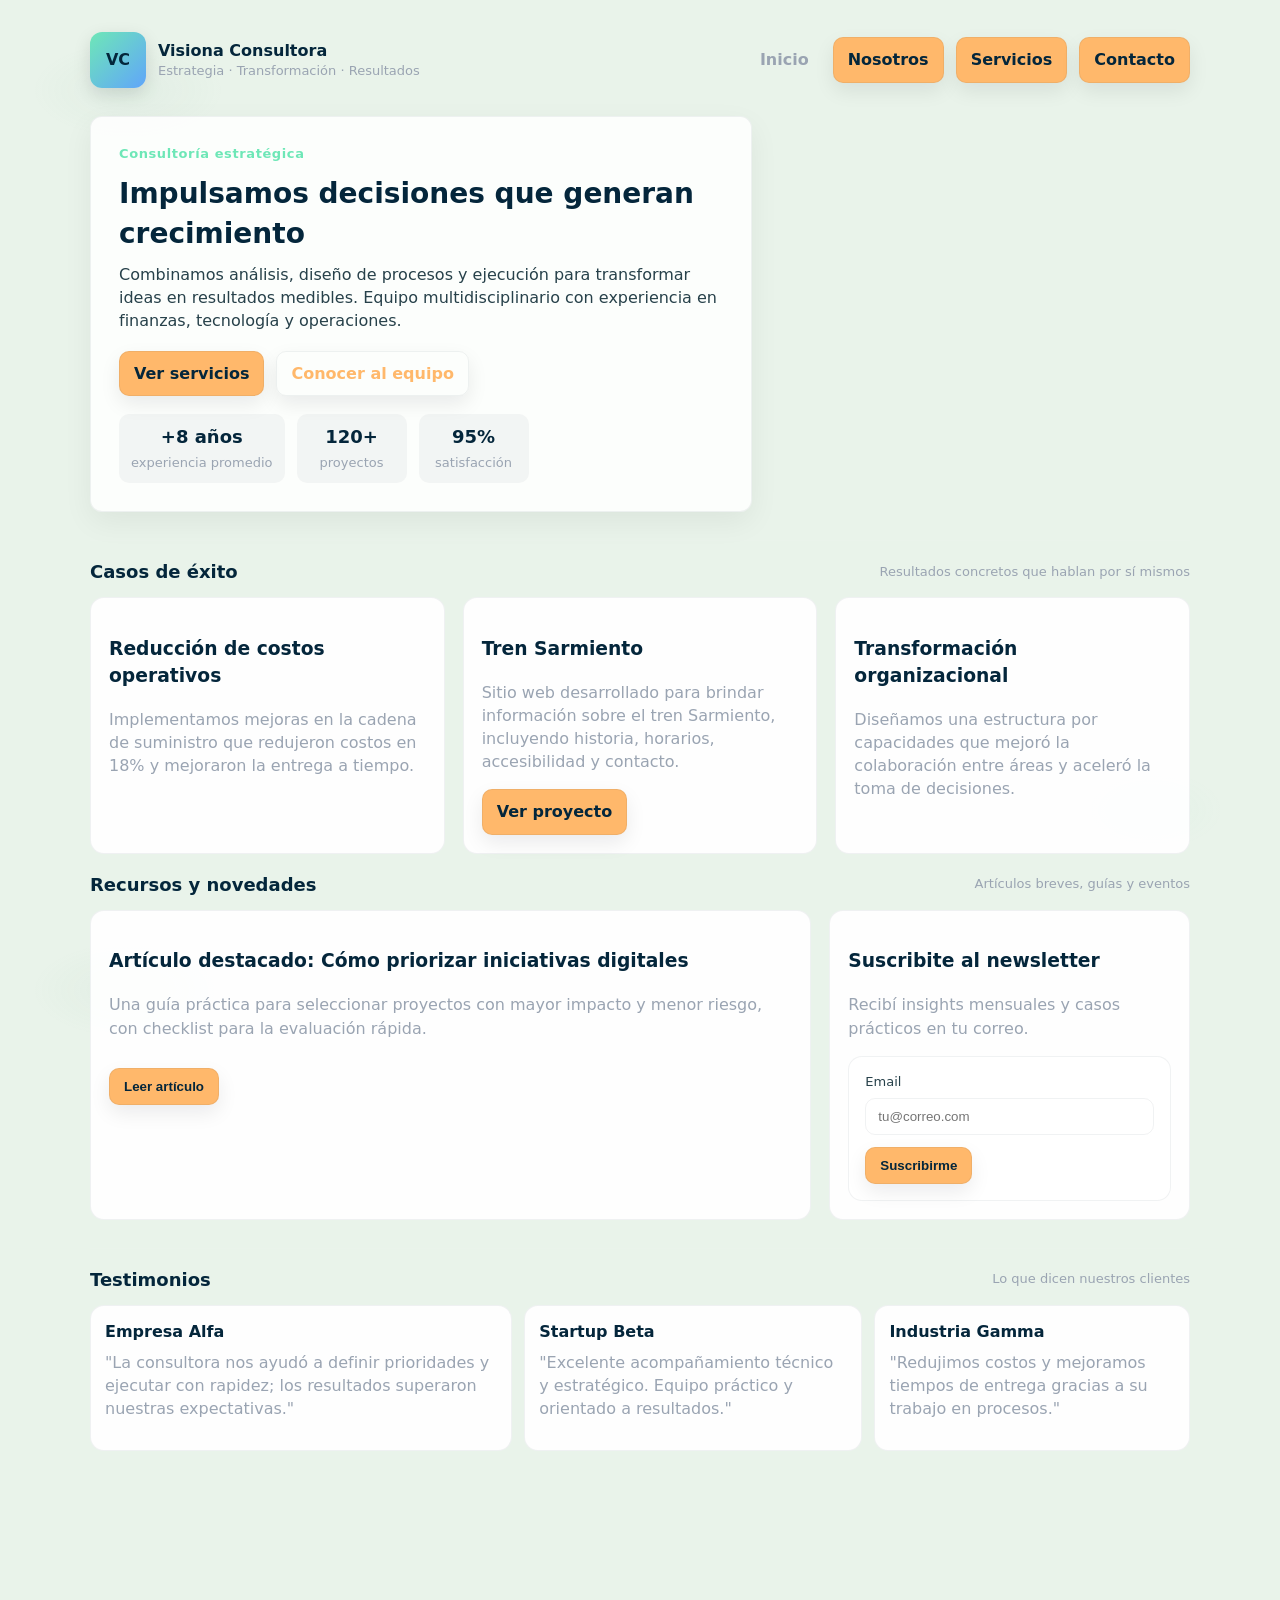
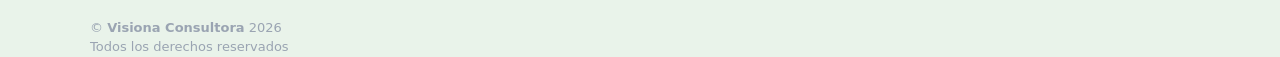
<file: index.html>
<!doctype html>
<html lang="es">
<head>
  <meta charset="utf-8" />
  <meta name="viewport" content="width=device-width,initial-scale=1" />
  <title>Visiona Consultora — Inicio</title>
  <link rel="stylesheet" href="styles.css">
</head>
<body>
  <div class="container" role="main">
    <header>
      <a class="brand" href="index.html" aria-label="Inicio">
        <div class="logo" aria-hidden="true">VC</div>
        <div>
          <div style="font-weight:800">Visiona Consultora</div>
          <div style="font-size:13px;color:var(--muted)">Estrategia · Transformación · Resultados</div>
        </div>
      </a>

      <nav aria-label="Navegación principal">
        <a href="index.html class="cta">Inicio</a> 
        <a href="nosotros.html" class="cta">Nosotros</a>
        <a href="servicios.html"class="cta">Servicios</a>
        <a href="contacto.html" class="cta">Contacto</a>
      </nav>
    </header>

    <section class="hero" aria-labelledby="titulo-inicio">
      <div class="hero-card">
        <div class="kicker">Consultoría estratégica</div>
        <h1 id="titulo-inicio">Impulsamos decisiones que generan crecimiento</h1>
        <p class="lead">Combinamos análisis, diseño de procesos y ejecución para transformar ideas en resultados medibles. Equipo multidisciplinario con experiencia en finanzas, tecnología y operaciones.</p>

        <div class="hero-actions">
          <a class="btn" href="servicios.html">Ver servicios</a>
          <a class="btn secondary" href="nosotros.html">Conocer al equipo</a>
        </div>

        <div class="stats" aria-hidden="true">
          <div class="stat"><strong>+8 años</strong><span style="color:var(--muted);font-size:13px">experiencia promedio</span></div>
          <div class="stat"><strong>120+</strong><span style="color:var(--muted);font-size:13px">proyectos</span></div>
          <div class="stat"><strong>95%</strong><span style="color:var(--muted);font-size:13px">satisfacción</span></div>
        </div>
      </div>
    </section>

    <hr style="border:none;height:1px;background:rgba(255,255,255,0.03);margin:18px 0">

    <section aria-labelledby="titulo-casos" style="margin-bottom:18px">
      <div class="section-title">
        <h2 id="titulo-casos">Casos de éxito</h2>
        <div style="color:var(--muted);font-size:13px">Resultados concretos que hablan por sí mismos</div>
      </div>

      <div class="grid" style="grid-template-columns:repeat(3,1fr);gap:18px">
        <article class="contact-card" aria-labelledby="caso-1">
          <h3 id="caso-1">Reducción de costos operativos</h3>
          <p style="color:var(--muted);margin-top:8px">Implementamos mejoras en la cadena de suministro que redujeron costos en 18% y mejoraron la entrega a tiempo.</p>
        </article>

        <article class="contact-card" aria-labelledby="caso-2">

    

    <h3 id="caso-2">
        Tren Sarmiento
    </h3>

    <p style="color:var(--muted);margin-top:8px">

        Sitio web desarrollado para brindar información sobre
        el tren Sarmiento, incluyendo
        historia, horarios, accesibilidad y contacto.

    </p>

    <a href="https://joaquinhaedo.github.io/trabajoGrupalDIDW/"
       class="btn"
       target="_blank">

        Ver proyecto

    </a>

</article>

        <article class="contact-card" aria-labelledby="caso-3">
          <h3 id="caso-3">Transformación organizacional</h3>
          <p style="color:var(--muted);margin-top:8px">Diseñamos una estructura por capacidades que mejoró la colaboración entre áreas y aceleró la toma de decisiones.</p>
        </article>
      </div>
    </section>

    <section aria-labelledby="titulo-recursos" style="margin-bottom:28px">
      <div class="section-title">
        <h2 id="titulo-recursos">Recursos y novedades</h2>
        <div style="color:var(--muted);font-size:13px">Artículos breves, guías y eventos</div>
      </div>

      <div class="grid" style="grid-template-columns:2fr 1fr;gap:18px">
        <div class="contact-card">
          <h3>Artículo destacado: Cómo priorizar iniciativas digitales</h3>
          <p style="color:var(--muted);margin-top:8px">Una guía práctica para seleccionar proyectos con mayor impacto y menor riesgo, con checklist para la evaluación rápida.</p>
          <button class="btn" type="button" disabled style="margin-top:12px;display:inline-block">Leer artículo</button>
        </div>

        <aside class="contact-card" aria-labelledby="newsletter">
          <h3 id="newsletter">Suscribite al newsletter</h3>
          <p style="color:var(--muted);margin-top:8px">Recibí insights mensuales y casos prácticos en tu correo.</p>
          <form style="margin-top:12px" aria-label="Formulario de suscripción" onsubmit="return false;">
            <label for="email-news" class="text-muted">Email</label>
            <input id="email-news" type="email" name="email" placeholder="tu@correo.com" disabled>
            <button class="btn" type="button" disabled>Suscribirme</button>
          </form>
        </aside>
      </div>
    </section>

    <hr style="border:none;height:1px;background:rgba(255,255,255,0.03);margin:18px 0">

    <section aria-labelledby="titulo-testimonios">
      <div class="section-title">
        <h2 id="titulo-testimonios">Testimonios</h2>
        <div style="color:var(--muted);font-size:13px">Lo que dicen nuestros clientes</div>
      </div>

      <div class="testimonials" role="list">
        <div class="testimonial" role="listitem">
          <strong>Empresa Alfa</strong>
          <p style="margin-top:8px;color:var(--muted)">"La consultora nos ayudó a definir prioridades y ejecutar con rapidez; los resultados superaron nuestras expectativas."</p>
        </div>
        <div class="testimonial" role="listitem">
          <strong>Startup Beta</strong>
          <p style="margin-top:8px;color:var(--muted)">"Excelente acompañamiento técnico y estratégico. Equipo práctico y orientado a resultados."</p>
        </div>
        <div class="testimonial" role="listitem">
          <strong>Industria Gamma</strong>
          <p style="margin-top:8px;color:var(--muted)">"Redujimos costos y mejoramos tiempos de entrega gracias a su trabajo en procesos."</p>
        </div>
      </div>
    </section>

    <!-- Sección vacía adicional: doble altura del pie de página -->
    <div class="spacer" aria-hidden="true" style="height: calc(var(--footer-height) * 2);"></div>

    <footer class="site-footer" role="contentinfo">
      <div class="container">
        <div class="left">© <strong>Visiona Consultora</strong> <span style="color:var(--muted)">2026</span></div>
        <div class="right" style="color:var(--muted)">Todos los derechos reservados</div>
      </div>
    </footer>
  </div>
</body>
</html>
</file>
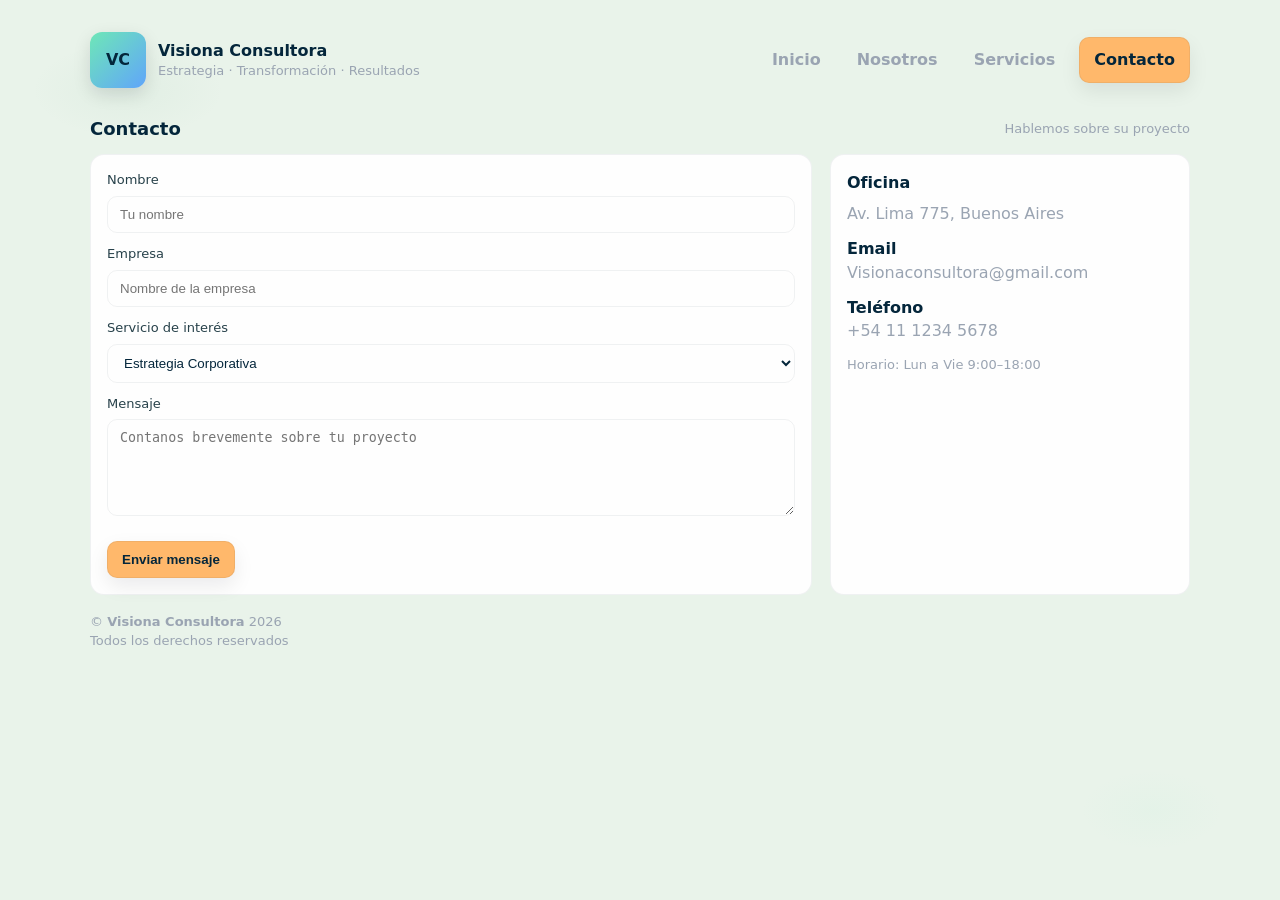
<file: contacto.html>
<!doctype html>
<html lang="es">
<head>
  <meta charset="utf-8" />
  <meta name="viewport" content="width=device-width,initial-scale=1" />
  <title>Visiona Consultora — Contacto</title>
  <link rel="stylesheet" href="styles.css">
</head>
<body>
  <div class="container" role="main">
    <header>
      <a class="brand" href="index.html" aria-label="Inicio">
        <div class="logo" aria-hidden="true">VC</div>
        <div>
          <div style="font-weight:800">Visiona Consultora</div>
          <div style="font-size:13px;color:var(--muted)">Estrategia · Transformación · Resultados</div>
        </div>
      </a>

      <nav aria-label="Navegación principal">
        <a href="index.html">Inicio</a>
        <a href="nosotros.html">Nosotros</a>
        <a href="servicios.html">Servicios</a>
        <a href="contacto.html" class="cta">Contacto</a>
      </nav>
    </header>

    <section id="contacto" aria-labelledby="titulo-contacto">
      <div class="section-title">
        <h2 id="titulo-contacto">Contacto</h2>
        <div style="color:var(--muted);font-size:13px">Hablemos sobre su proyecto</div>
      </div>

      <div class="grid contact-grid">
        <form aria-label="Formulario de contacto" onsubmit="event.preventDefault(); alert('Formulario simulado: enviar a hola@consultoraaurea.com');">
          <label for="nombre">Nombre</label>
          <input id="nombre" name="nombre" type="text" placeholder="Tu nombre" required>

          <label for="empresa">Empresa</label>
          <input id="empresa" name="empresa" type="text" placeholder="Nombre de la empresa">

          <label for="servicio">Servicio de interés</label>
          <select id="servicio" name="servicio">
            <option>Estrategia Corporativa</option>
            <option>Transformación Digital</option>
            <option>Optimización Operativa</option>
            <option>Análisis Financiero</option>
            <option>Diseño de Experiencia</option>
            <option>Capacitación y Coaching</option>
          </select>

          <label for="mensaje">Mensaje</label>
          <textarea id="mensaje" name="mensaje" rows="5" placeholder="Contanos brevemente sobre tu proyecto" required></textarea>

          <button class="btn" type="submit" style="margin-top:6px">Enviar mensaje</button>
        </form>

        <aside class="map" aria-label="Información de contacto">
          <strong>Oficina</strong>
          <div style="margin-top:8px;color:var(--muted)">Av. Lima 775, Buenos Aires</div>
          <div style="margin-top:12px"><strong>Email</strong><div style="color:var(--muted)">Visionaconsultora@gmail.com</div></div>
          <div style="margin-top:12px"><strong>Teléfono</strong><div style="color:var(--muted)">+54 11 1234 5678</div></div>
          <div style="margin-top:14px;color:var(--muted);font-size:13px">Horario: Lun a Vie 9:00–18:00</div>
        </aside>
      </div>
    </section>

    <footer class="site-footer" role="contentinfo">
  <div class="container">
    <div class="left">© <strong>Visiona Consultora</strong> <span style="color:var(--muted)">2026</span></div>
    <div class="right" style="color:var(--muted)">Todos los derechos reservados</div>
  </div>
</footer>

  </div>
</body>
</html>
</file>
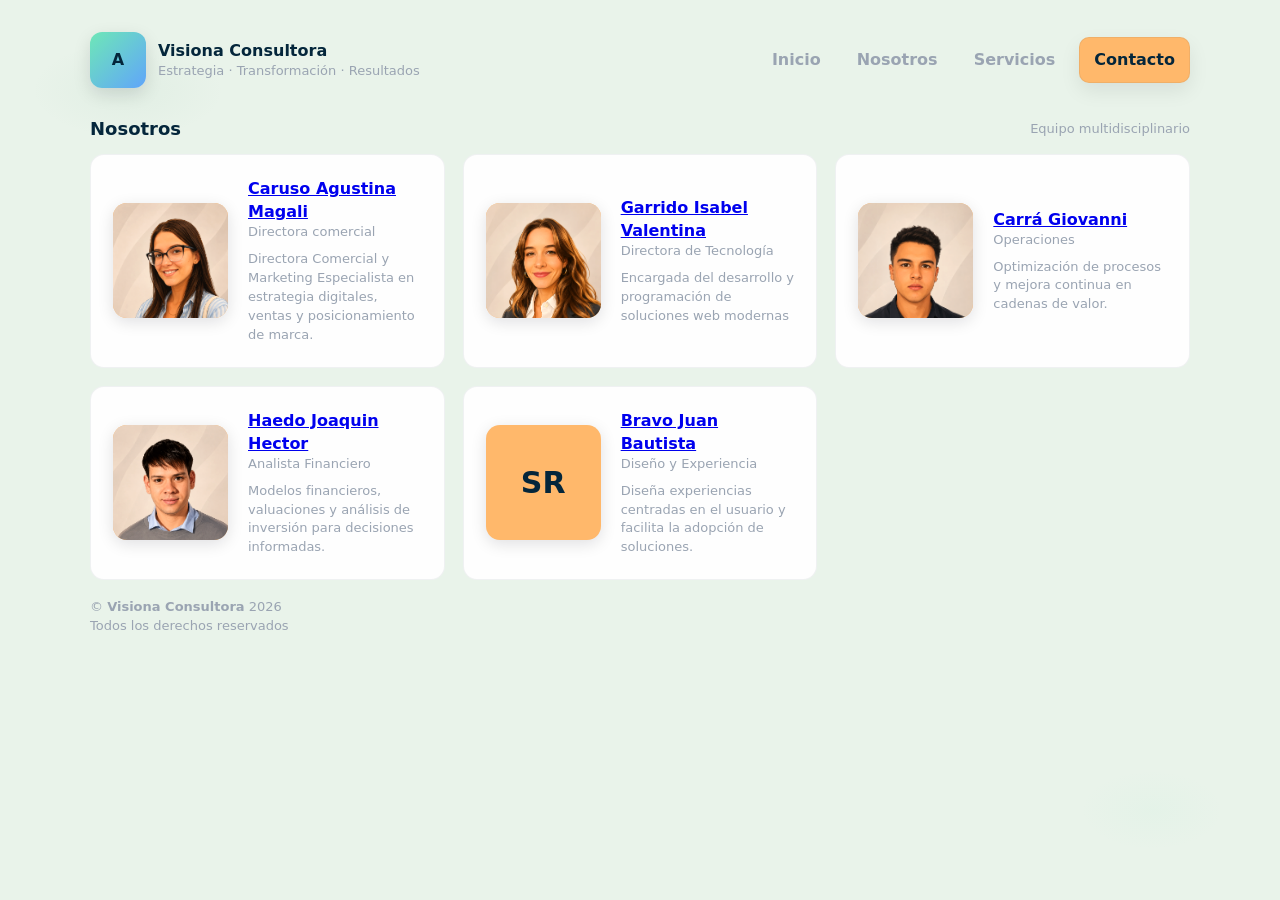
<file: nosotros.html>
<!doctype html>
<html lang="es">
<head>
  <meta charset="utf-8" />
  <meta name="viewport" content="width=device-width,initial-scale=1" />
  <title>Visiona Consultora — Nosotros</title>
  <link rel="stylesheet" href="styles.css">
</head>
<body>
  <div class="container" role="main">
    <header>
      <a class="brand" href="index.html" aria-label="Inicio">
        <div class="logo" aria-hidden="true">A</div>
        <div>
          <div style="font-weight:800">Visiona Consultora</div>
          <div style="font-size:13px;color:var(--muted)">Estrategia · Transformación · Resultados</div>
        </div>
      </a>

      <nav aria-label="Navegación principal">
        <a href="index.html">Inicio</a>
        <a href="nosotros.html">Nosotros</a>
        <a href="servicios.html">Servicios</a>
        <a href="contacto.html" class="cta">Contacto</a>
      </nav>
    </header>

    <section id="nosotros" aria-labelledby="titulo-nosotros">
      <div class="section-title">
        <h2 id="titulo-nosotros">Nosotros</h2>
        <div style="color:var(--muted);font-size:13px">Equipo multidisciplinario</div>
      </div>

      <div class="grid team-grid" role="list">
        <article class="member" role="listitem" aria-label="Caruso Agustina Magali, Directora comercial y marketing">
          <div class="avatar">
            <img src="img/Agustina caruso.png" alt="Foto de Agustina Caruso">
          </div>
          <div>
            <h3>
              <a href="https://agcaruso.github.io/proyecto1jueves/" target="_blank">
                Caruso Agustina Magali
                </a>
            </h3>
              </a>
            <div style="font-size:13px;color:var(--muted)">Directora comercial </div>
            <p style="margin-top:8px;color:var(--muted);font-size:13px"> Directora Comercial y Marketing Especialista en estrategia digitales, ventas y posicionamiento de marca.</p>
          </div>
        </article>

        <article class="member" role="listitem" aria-label="Garrido Isabel Valentina ">
          <div class="avatar">
            <img src="img/Valentina Garrido.png" alt="Foto de Valentina Garrido">
          </div>
          <div>
            <h3>
              <a href="https://valentinagarridotallavo-spec.github.io/ACTindividual/" target="_blank">
                Garrido Isabel Valentina 
              </a>
            </h3>
            <div style="font-size:13px;color:var(--muted)">Directora de Tecnología</div>
            <p style="margin-top:8px;color:var(--muted);font-size:13px">Encargada del desarrollo y programación de soluciones web modernas</p>
          </div>
        </article>

        <article class="member" role="listitem" aria-label="Carrá Giovanni">
          <div class="avatar">
            <img src="img/Giovani carra.png" alt="Foto de Giovanni Carrá">
          </div>
          <div>
            <h3>
              <a href="https://carragiovanni73.github.io/pagina-personal/" target="_blank">
                Carrá Giovanni
              </a>
            </h3>
            <div style="font-size:13px;color:var(--muted)">Operaciones</div>
            <p style="margin-top:8px;color:var(--muted);font-size:13px">Optimización de procesos y mejora continua en cadenas de valor.</p>
          </div>
        </article>

        <article class="member" role="listitem" aria-label="Haedo Joaquin Hector">
          <div class="avatar">
            <img src="img/Joaquin haedo.png" alt="Foto de Joaquín Haedo">
          </div>
          <div>
            <h3>
              <a href="https://joaquinhaedo.github.io/proyecto1/" target="_blank">
               Haedo Joaquin Hector 
              </a>
            </h3>
            <div style="font-size:13px;color:var(--muted)">Analista Financiero</div>
            <p style="margin-top:8px;color:var(--muted);font-size:13px">Modelos financieros, valuaciones y análisis de inversión para decisiones informadas.</p>
          </div>
        </article>

        <article class="member" role="listitem" aria-label="Bravo Juan Bautista">
          <div class="avatar" aria-hidden="true">SR</div>
          <div>
            <h3>
              <a href=" https://jbautistabravo1.github.io/Proyecto1/" target="_blank">
                Bravo Juan Bautista
              </a>
            </h3>
            <div style="font-size:13px;color:var(--muted)">Diseño y Experiencia</div>
            <p style="margin-top:8px;color:var(--muted);font-size:13px">Diseña experiencias centradas en el usuario y facilita la adopción de soluciones.</p>
          </div>
        </article>
      </div>
    </section>

    <footer class="site-footer" role="contentinfo">
  <div class="container">
    <div class="left">© <strong>Visiona Consultora</strong> <span style="color:var(--muted)">2026</span></div>
    <div class="right" style="color:var(--muted)">Todos los derechos reservados</div>
  </div>
</footer>

  </div>
</body>
</html>
</file>
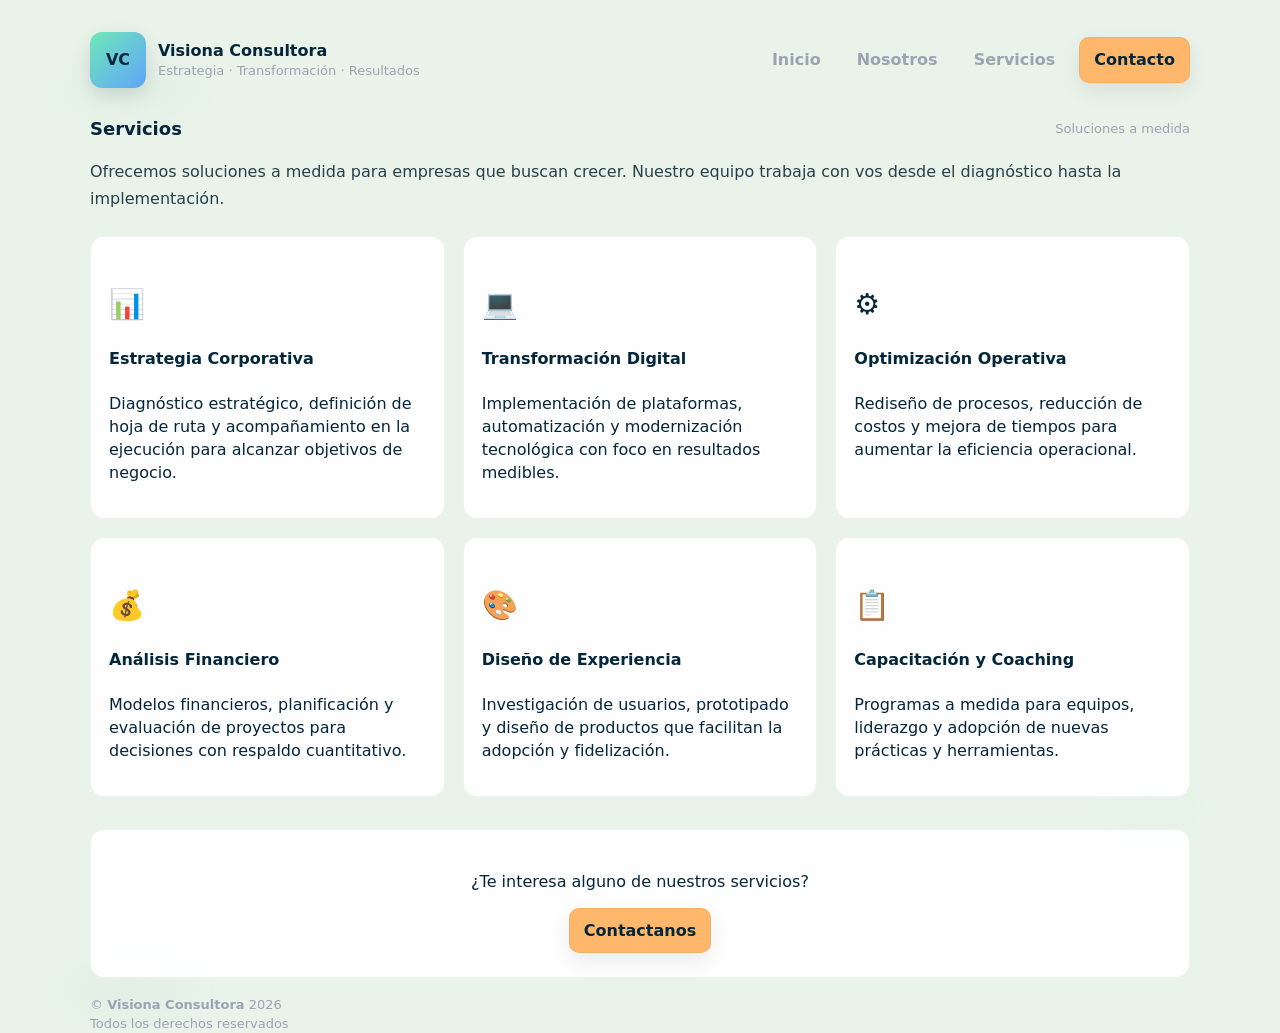
<file: servicios.html>
<!doctype html>
<html lang="es">
<head>
<meta charset="utf-8" />
<meta name="viewport" content="width=device-width,initial-scale=1" />
<title>Visiona Consultora — Servicios</title>
<link rel="stylesheet" href="styles.css">
</head>
<body>
<div class="container" role="main">
<header>
<a class="brand" href="index.html" aria-label="Inicio">
<div class="logo" aria-hidden="true">VC</div>
<div>
<div style="font-weight:800">Visiona Consultora</div>
<div style="font-size:13px;color:var(--muted)">Estrategia · Transformación · Resultados</div>
</div>
</a>

<nav aria-label="Navegación principal">
<a href="index.html">Inicio</a>
<a href="nosotros.html">Nosotros</a>
<a href="servicios.html">Servicios</a>
<a href="contacto.html" class="cta">Contacto</a>
</nav>
</header>

<section id="servicios" aria-labelledby="titulo-servicios">
<div class="section-title">
<h2 id="titulo-servicios">Servicios</h2>
<div style="color:var(--muted);font-size:13px">Soluciones a medida</div>
</div>

<p style="color:#27414a;font-size:1rem;line-height:1.7;margin-bottom:24px">Ofrecemos soluciones a medida para empresas que buscan crecer. Nuestro equipo trabaja con vos desde el diagnóstico hasta la implementación.</p>

<div class="grid services-grid">
<div class="service" aria-labelledby="s1">
<p style="font-size:1.8rem;margin-bottom:8px">📊</p>
<h4 id="s1">Estrategia Corporativa</h4>
<p>Diagnóstico estratégico, definición de hoja de ruta y acompañamiento en la ejecución para alcanzar objetivos de negocio.</p>
</div>

<div class="service" aria-labelledby="s2">
<p style="font-size:1.8rem;margin-bottom:8px">💻</p>
<h4 id="s2">Transformación Digital</h4>
<p>Implementación de plataformas, automatización y modernización tecnológica con foco en resultados medibles.</p>
</div>

<div class="service" aria-labelledby="s3">
<p style="font-size:1.8rem;margin-bottom:8px">⚙️</p>
<h4 id="s3">Optimización Operativa</h4>
<p>Rediseño de procesos, reducción de costos y mejora de tiempos para aumentar la eficiencia operacional.</p>
</div>

<div class="service" aria-labelledby="s4">
<p style="font-size:1.8rem;margin-bottom:8px">💰</p>
<h4 id="s4">Análisis Financiero</h4>
<p>Modelos financieros, planificación y evaluación de proyectos para decisiones con respaldo cuantitativo.</p>
</div>

<div class="service" aria-labelledby="s5">
<p style="font-size:1.8rem;margin-bottom:8px">🎨</p>
<h4 id="s5">Diseño de Experiencia</h4>
<p>Investigación de usuarios, prototipado y diseño de productos que facilitan la adopción y fidelización.</p>
</div>

<div class="service" aria-labelledby="s6">
<p style="font-size:1.8rem;margin-bottom:8px">📋</p>
<h4 id="s6">Capacitación y Coaching</h4>
<p>Programas a medida para equipos, liderazgo y adopción de nuevas prácticas y herramientas.</p>
</div>
</div>

<div style="text-align:center;margin-top:32px;padding:24px;background:rgba(255,255,255,0.92);border-radius:14px;border:1px solid rgba(4,38,59,0.06)">
<p style="font-size:1rem;color:#04263b;margin-bottom:14px">¿Te interesa alguno de nuestros servicios?</p>
<a href="contacto.html" class="btn">Contactanos</a>
</div>

</section>

<footer class="site-footer" role="contentinfo">
<div class="container">
<div class="left">© <strong>Visiona Consultora</strong> <span style="color:var(--muted)">2026</span></div>
<div class="right" style="color:var(--muted)">Todos los derechos reservados</div>
</div>
</footer>

</div>
</body>
</html>
</file>
<file: styles.css>
:root{
  --bg:#e9f3ea; /* nuevo fondo pastel suave (verde salvia claro) */
  --card:#0b1220;
  --muted:#9aa4b2;
  --accent:#6ee7b7;
  --accent-2:#60a5fa;
  --glass: rgba(255,255,255,0.04);
  --radius:12px;
  --maxw:1100px;
  --gap:18px;
  --footer-height: 72px;

  /* Botones naranja pastel liso */
  --btn-color: #ffb86b; /* naranja pastel liso */
  --btn-text:  #04263b; /* texto oscuro para contraste */

  /* Fondo sólido del footer (sin transparencia) */
  --footer-bg: #071022;

  font-family: Inter, system-ui, -apple-system, "Segoe UI", Roboto, "Helvetica Neue", Arial, sans-serif;
  color-scheme: light;
}
*{box-sizing:border-box}
html,body{height:100%}
body{
  margin:0;
  background:
    radial-gradient(1200px 600px at 10% 10%, rgba(96,165,130,0.06), transparent 8%),
    radial-gradient(900px 500px at 90% 90%, rgba(110,231,183,0.04), transparent 8%),
    var(--bg);
  color:#04263b;
  -webkit-font-smoothing:antialiased;
  -moz-osx-font-smoothing:grayscale;
  line-height:1.45;
  padding:32px 20px;
  display:flex;
  justify-content:center;
  padding-bottom: var(--footer-height);
}
.container{width:100%;max-width:var(--maxw)}

/* NAV */
header{display:flex;align-items:center;justify-content:space-between;gap:12px;margin-bottom:28px}
.brand{display:flex;gap:12px;align-items:center;text-decoration:none;color:inherit}
.logo{width:56px;height:56px;border-radius:12px;background:linear-gradient(135deg,var(--accent),var(--accent-2));display:grid;place-items:center;font-weight:700;color:#04263b;box-shadow:0 6px 18px rgba(2,6,23,0.12)}
nav{display:flex;gap:12px;align-items:center}
nav a{color:var(--muted);text-decoration:none;padding:8px 12px;border-radius:10px;font-weight:600;transition:all .18s ease}
nav a:hover,nav a:focus{outline:none; /* sin cambios de color en hover */ }

/* CTA y botones (global) - color liso, sin degradados */
.btn,
.cta,
button,
input[type="button"],
input[type="submit"],
input[type="reset"],
.button {
  background: var(--btn-color);
  color: var(--btn-text);
  padding:10px 14px;
  border-radius:10px;
  text-decoration:none;
  font-weight:700;
  box-shadow:0 8px 20px rgba(6,12,30,0.08);
  border: 1px solid rgba(4,38,59,0.06);
  cursor: pointer;
  display: inline-flex;
  align-items: center;
  justify-content: center;
  transition: transform .18s ease, box-shadow .18s ease;
}

/* Mantener la clase .btn original para compatibilidad */
.btn{padding:10px 14px;border-radius:10px;text-decoration:none;font-weight:700}

/* Botones secundarios (sin cambio de color en hover) */
.btn.secondary {
  background: transparent;
  color: var(--btn-color);
  border: 1px solid rgba(4,38,59,0.06);
}
.btn.secondary:hover,
.btn.secondary:focus {
  transform: translateY(-3px);
  box-shadow: 0 14px 36px rgba(6,12,30,0.12);
  outline: none;
}

/* No cambiar color en hover para enlaces de navegación */
nav a:hover,
nav a:focus {
  transform: none;
  box-shadow: none;
  color: var(--muted);
  background: transparent;
}

/* Hover / focus para botones principales: mantener animación popup (elevación) pero sin cambio de color */
.btn:hover,
.btn:focus,
.cta:hover,
.cta:focus,
button:hover,
button:focus,
input[type="button"]:hover,
input[type="submit"]:hover {
  transform: translateY(-3px); /* animación tipo popup */
  box-shadow: 0 14px 36px rgba(6,12,30,0.12);
  outline: none;
}

/* Logo/Avatar que se comportan como botón: color liso */
.avatar {
  width: 115px;
  height: 115px;
  min-width: 115px;
  border-radius: 14px;
  overflow: hidden;
  display: flex;
  align-items: center;
  justify-content: center;
  font-weight: 800;
  font-size: 30px;
  color: var(--btn-text);
  background: var(--btn-color);
  flex-shrink: 0;
  box-shadow: 0 4px 16px rgba(2,6,23,0.12);
}

.avatar img {
  width: 100%;
  height: 100%;
  object-fit: cover;
  object-position: center 5%;
  display: block;
  filter: contrast(1.07) brightness(1.02) saturate(1.04);
}

/* Layout */
.hero{display:grid;grid-template-columns:1fr 420px;gap:var(--gap);align-items:center;margin-bottom:28px}
.hero-card{background:rgba(255,255,255,0.85);padding:28px;border-radius:var(--radius);box-shadow:0 10px 30px rgba(2,6,23,0.06);border:1px solid rgba(4,38,59,0.06)}
.kicker{color:var(--accent);font-weight:700;letter-spacing:0.6px;font-size:13px}
h1{margin:10px 0 8px;font-size:28px;color:#04263b}
p.lead{color:#27414a;margin:0 0 18px}
.hero-actions{display:flex;gap:12px;flex-wrap:wrap}
.stats{display:flex;gap:12px;margin-top:18px}
.stat{background:rgba(4,38,59,0.04);padding:10px 12px;border-radius:10px;text-align:center;min-width:110px}
.stat strong{display:block;font-size:18px;color:#04263b}

/* Cards & sections */
.contact-card,.member,.service,form,.map,.testimonial{background:rgba(255,255,255,0.92);padding:16px;border-radius:14px;border:1px solid rgba(4,38,59,0.06)}
.contact-card{padding:18px}
.section-title{display:flex;align-items:center;justify-content:space-between;gap:12px;margin-bottom:12px}
.section-title h2{margin:0;font-size:18px;color:#04263b}
.grid{display:grid;gap:var(--gap)}
.team-grid{grid-template-columns:repeat(3,1fr)}
.member{display:flex;gap:20px;align-items:center;padding:22px;transition:transform .18s ease,box-shadow .18s ease}
.member:hover{transform:translateY(-6px);box-shadow:0 18px 40px rgba(2,6,23,0.06)}
.member h3{margin:0;font-size:16px;color:#04263b}
.member p{margin:4px 0 0;color:#27414a;font-size:14px}
.services-grid{grid-template-columns:repeat(3,1fr)}
.service{padding:18px;transition:transform .18s ease,box-shadow .18s ease}
.service:hover{transform:translateY(-8px);box-shadow:0 18px 40px rgba(2,6,23,0.06)}
.testimonials{display:flex;gap:12px;overflow:auto;padding-bottom:6px}
.testimonial{min-width:260px;padding:14px}
.contact-grid{grid-template-columns:1fr 360px}
label{display:block;font-size:13px;margin-bottom:6px;color:#27414a}
input,textarea,select{width:100%;padding:10px 12px;border-radius:10px;border:1px solid rgba(4,38,59,0.06);background:transparent;color:inherit;resize:vertical;margin-bottom:12px}
input:focus,textarea:focus,select:focus{outline:2px solid rgba(96,165,130,0.12);border-color:rgba(96,165,130,0.18)}
footer{margin-top:18px;display:flex;justify-content:space-between;align-items:center;gap:12px;color:var(--muted);font-size:13px}

/* Responsive */
@media (max-width:980px){
  .hero{grid-template-columns:1fr}
  .team-grid{grid-template-columns:repeat(2,1fr)}
  .services-grid{grid-template-columns:repeat(2,1fr)}
  .contact-grid{grid-template-columns:1fr}
}
@media (max-width:560px){
  header{flex-direction:column;align-items:flex-start;gap:14px}
  .team-grid{grid-template-columns:1fr}
  .services-grid{grid-template-columns:1fr}
  nav{flex-wrap:wrap}
  .hero-card{padding:18px}
  .avatar{width:72px;
  height:72px;
  border-radius:12px;
  overflow:hidden;
  flex-shrink:0;
  background:linear-gradient(135deg,var(--accent-2),var(--accent));
}

.avatar{
  width:72px;
  height:72px;
  border-radius:12px;
  overflow:hidden;
  flex-shrink:0;
  background:linear-gradient(135deg,var(--accent-2),var(--accent));
  display:flex;
  align-items:center;
  justify-content:center;
}

.avatar img{
  width:100%;
  height:100%;
  object-fit:cover;
  display:block;
}

/* Footer fijo */
.site-footer {
  position: fixed;
  left: 0;
  right: 0;
  bottom: 0;
  height: var(--footer-height);
  background: var(--footer-bg); /* fondo sólido sin transparencia */
  border-top: 1px solid rgba(255,255,255,0.03);
  box-shadow: 0 -6px 20px rgba(2,6,23,0.5);
  z-index: 60;
  display: flex;
  align-items: center;
  justify-content: center;
  padding: 10px 16px;
}

/* Reusar .container para centrar el contenido dentro del footer */
.site-footer .container {
  max-width: var(--maxw);
  width: 100%;
  display: flex;
  align-items: center;
  justify-content: space-between;
  gap: 12px;
  padding: 0;
}

/* Estilos internos del footer */
.site-footer .left,
.site-footer .right {
  color: var(--muted);
  font-size: 13px;
}

/* Ajustes móviles */
@media (max-width:560px){
  :root { --footer-height: 88px; }
  .site-footer .container { flex-direction: column; align-items: flex-start; gap:6px; }
  body { padding-bottom: var(--footer-height); }
}


.text-muted { color: var(--muted); }
.rounded { border-radius: var(--radius); }
.shadow-soft { box-shadow: 0 8px 24px rgba(2,6,23,0.06); }


button[disabled],
input[disabled] {
  opacity: 0.6;
  cursor: not-allowed;
  transform: none;
  box-shadow: none;
}

/* Logo único dentro del enlace .brand: fondo liso naranja pastel, sin degradados ni cambios en hover */
.brand .logo {
  width: 56px;
  height: 56px;
  border-radius: 12px;
  display: grid;
  place-items: center;
  background: var(--btn-color, #ffb86b); /* naranja pastel liso (fallback incluido) */
  color: var(--btn-text, #04263b);       /* texto oscuro para contraste */
  font-weight: 800;
  font-size: 18px;
  line-height: 1;
  box-shadow: 0 6px 18px rgba(2,6,23,0.12);
  user-select: none;
  -webkit-font-smoothing: antialiased;
  -moz-osx-font-smoothing: grayscale;
  transition: none; /* sin transiciones de color */
}

/* Si la .logo contiene una imagen <img>, mantener la imagen y quitar el fondo de la caja */
.brand .logo img {
  width: 100%;
  height: 100%;
  object-fit: cover;
  border-radius: 12px;
  display: block;
  background: transparent;
}

/* Evitar cualquier cambio visual en hover/active */
.brand .logo:hover,
.brand .logo:active {
  background: var(--btn-color, #ffb86b);
  color: var(--btn-text, #04263b);
  transform: none;
  box-shadow: 0 6px 18px rgba(2,6,23,0.12);
}

/* Foco accesible sin alterar el color de fondo */
.brand .logo:focus-visible {
  outline: 3px solid rgba(4,38,59,0.08);
  outline-offset: 3px;
  background: var(--btn-color, #ffb86b);
}
</file>
